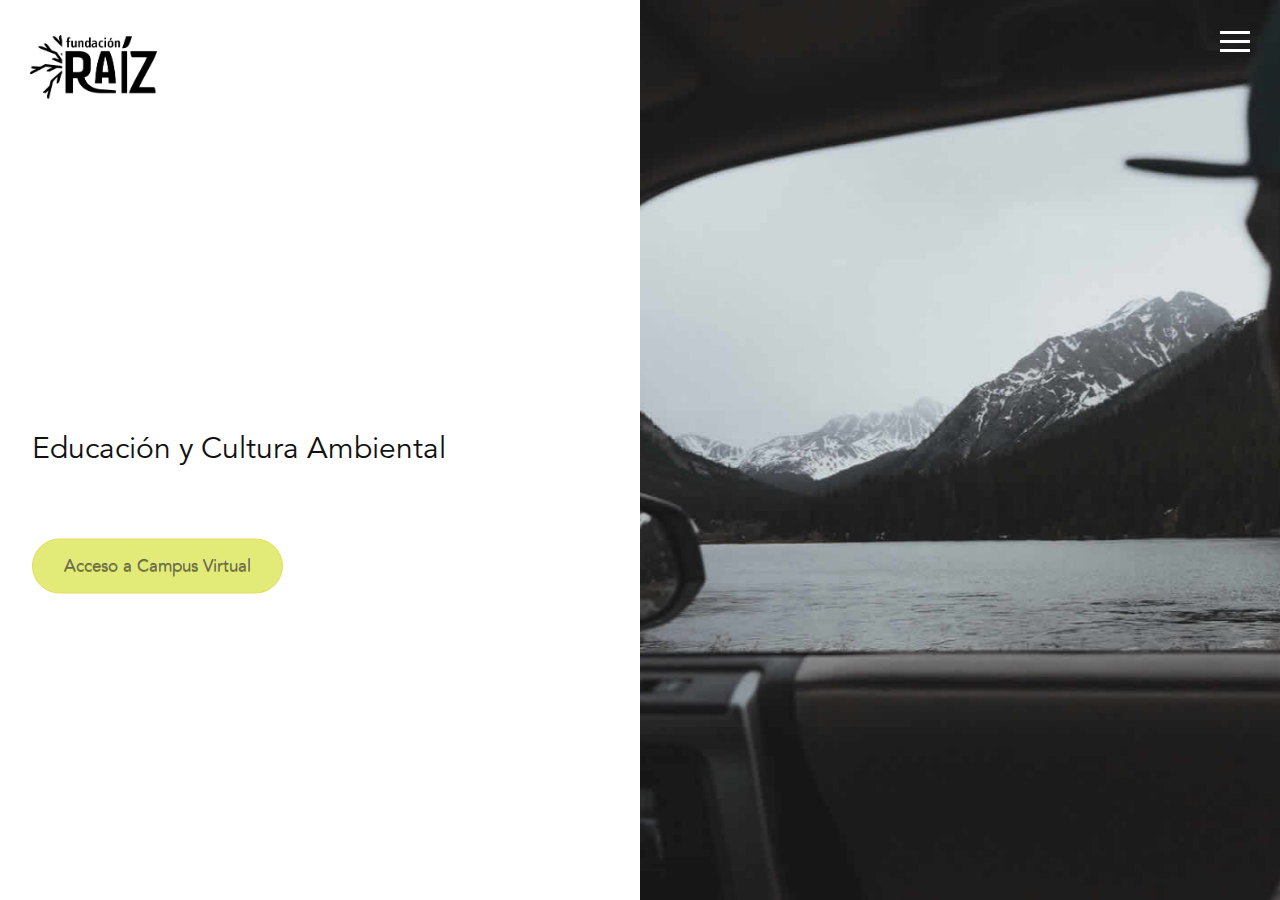
<file: index.html>
<!DOCTYPE html>
<html lang="en">

<head>
   <meta charset="utf-8">
   <meta http-equiv="X-UA-Compatible" content="IE=edge">
   <meta name="viewport" content="width=device-width, initial-scale=1">
   <meta name="description" content="">
   <meta name="author" content="">
   <title>Fundación Raíz</title>
   <!-- Css -->
   <link href="css/bootstrap.css" rel="stylesheet">
   <link href="css/style.css" rel="stylesheet">
</head>

<body>
   <nav class="navbar navbar-default navbar-fixed-top">
      <div class="col-md-12">
         <div class="nav">
            <button class="btn-nav">
               <span class="icon-bar inverted top"></span>
               <span class="icon-bar inverted middle"></span>
               <span class="icon-bar inverted bottom"></span>
            </button>
         </div>
         <a class="navbar-brand" href="index.html">
            <img src="img/logo.png" alt="logo">
         </a>
         <div class="nav-content hideNav hidden">
            <ul class="nav-list vcenter">
               <li class="nav-item"><a class="item-anchor" href="index.html">Inicio</a></li>
               <li class="nav-item"><a class="item-anchor" href="about.html">Somos</a></li>
               <li class="nav-item"><a class="item-anchor" href="portfolio.html">Portafolio</a></li>
               <li class="nav-item"><a class="item-anchor" href="principios.html">Principios</a></li>
               <li class="nav-item"><a class="item-anchor" href="contact.html">Contacto</a></li>
               <li class="nav-item"><a class="item-anchor" href="http://moodle.fundacionraiz.cl/moodle">Campus-Raíz</a></li>
            </ul>
         </div>
      </div>
   </nav>
   <!-- Header -->
   <div class="span12">
      <div class="col-md-6 no-gutter text-center fill">
         <h2 class="vcenter titulo-principal">Educación y Cultura Ambiental</h2>
         <br>
         <br>

         <h5 class="vcenter mision" >

            <a class="enlace" href="http://moodle.fundacionraiz.cl/moodle">
            Acceso a Campus Virtual

           </a>
            
         </h5>



      </div>
      <div class="col-md-6 no-gutter text-center">
         <div id="header" data-speed="2" data-type="background">
            <div id="headslide" class="carousel slide" data-ride="carousel">
               <div class="carousel-inner" role="listbox">
                  <div class="item active">
                     <img src="img/4.jpg" alt="Slide">
                  </div>
                  <div class="item">
                     <img src="img/3.jpg" alt="Slide">
                  </div>
                  <div class="item">
                     <img src="img/1.jpg" alt="Slide">
                  </div>
                  <div class="item">
                     <img src="img/2.jpg" alt="Slide">
                  </div>
               </div>
            </div>
         </div>
      </div>
   </div>
   <div style="clear:both;"></div>
   <!-- script -->
   <script src="js/jquery.js"></script>
   <script src="js/bootstrap.min.js"></script>
   <script src="js/menu-color.js"></script>
   <script src="js/modernizr.js"></script>
   <script src="js/script.js"></script>
</body>

</html>
</file>
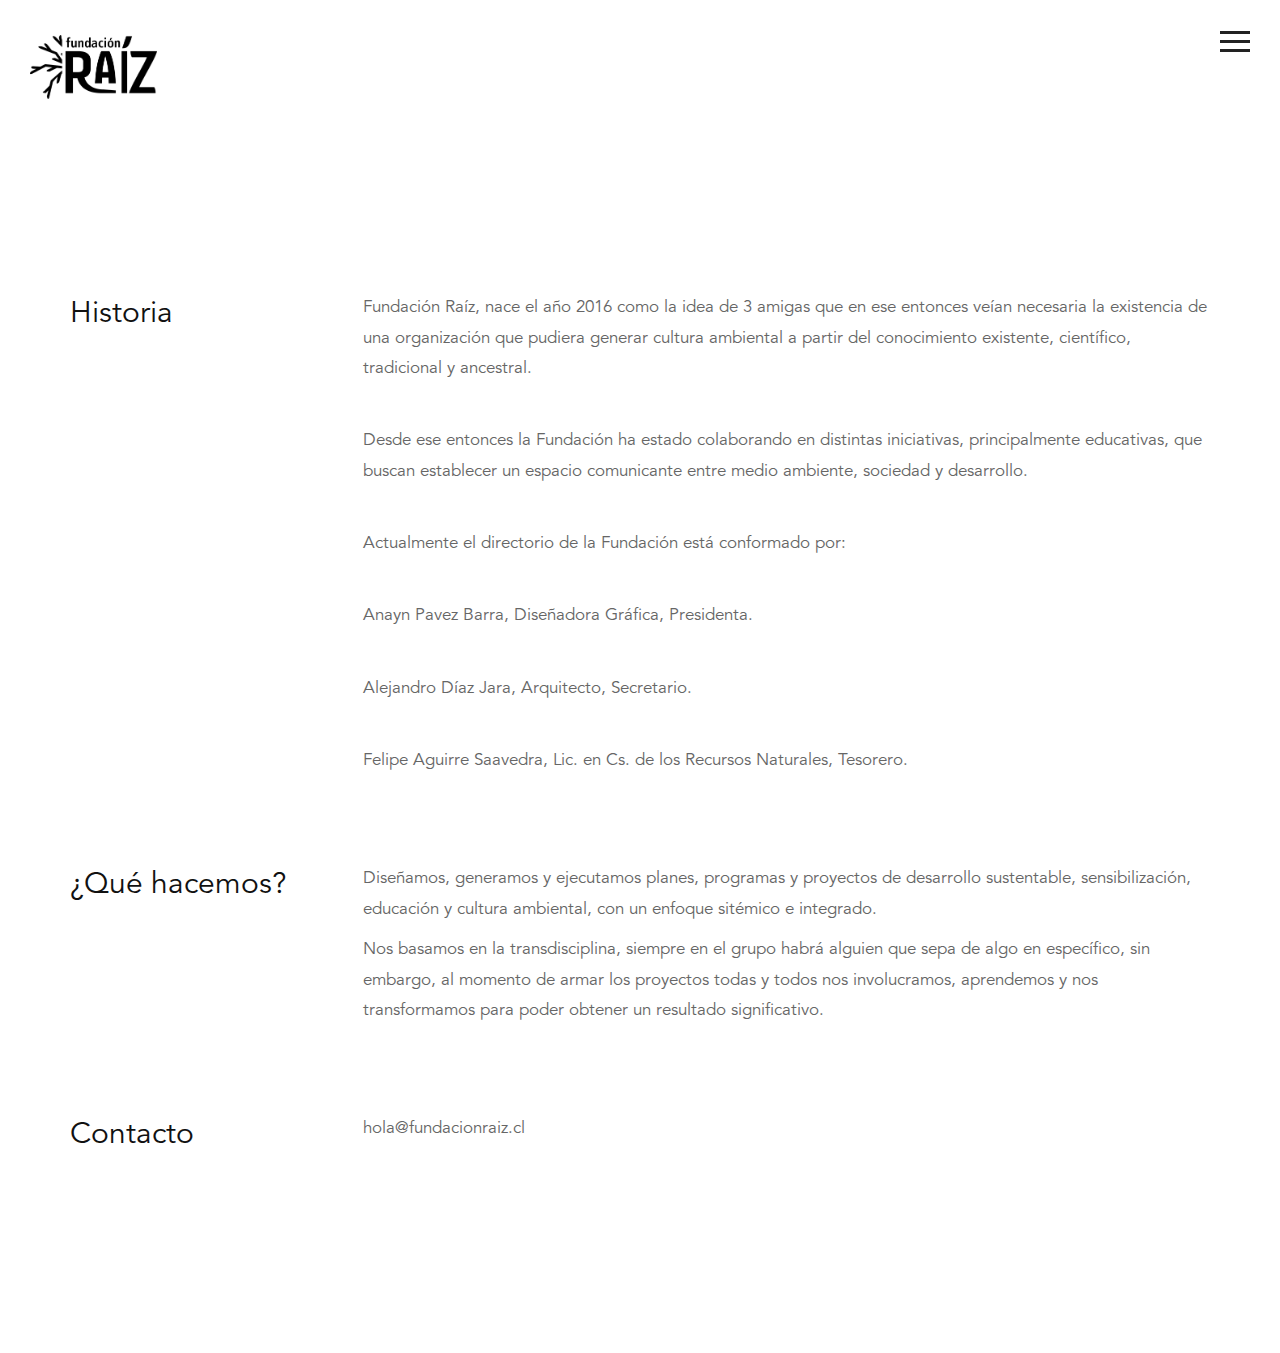
<file: about.html>
<!DOCTYPE html>
<html lang="en">

<head>
   <meta charset="utf-8">
   <meta http-equiv="X-UA-Compatible" content="IE=edge">
   <meta name="viewport" content="width=device-width, initial-scale=1">
   <meta name="description" content="">
   <meta name="author" content="">
   <title>Fundación Raíz</title>
   <!-- Css -->
   <link href="css/bootstrap.css" rel="stylesheet">
   <link href="css/style.css" rel="stylesheet">
</head>

<body>
   <nav class="navbar navbar-default color-fill navbar-fixed-top">
      <div class="col-md-12">
         <div class="nav">
            <button class="btn-nav">
               <span class="icon-bar top"></span>
               <span class="icon-bar middle"></span>
               <span class="icon-bar bottom"></span>
            </button>
         </div>
         <a class="navbar-brand" href="index.html">
            <img class="logo" src="img/logo.png" alt="logo">
         </a>
         <div class="nav-content hideNav hidden">
            <ul class="nav-list vcenter">
               <li class="nav-item"><a class="item-anchor" href="index.html">Inicio</a></li>
               <li class="nav-item"><a class="item-anchor" href="about.html">Somos</a></li>
               <li class="nav-item"><a class="item-anchor" href="portfolio.html">Portafolio</a></li>
               <li class="nav-item"><a class="item-anchor" href="principios.html">Principios</a></li>
               <li class="nav-item"><a class="item-anchor" href="contact.html">Contacto</a></li>
               <li class="nav-item"><a class="item-anchor" href="http://moodle.fundacionraiz.cl/moodle">Campus-Raíz</a></li>
            </ul>
         </div>
      </div>
   </nav>
   <section id="about">
      <div class="container">
         <div class="row">
            <!--
               <div class="col-md-12">
                  <h1>
                     Simplicity, purity, because
                     <br>
                     less is beautiful
                  </h1>
                  <br>
                  <img class="img-responsive margin-top-45" src="img/4.jpg" alt="me">
               </div>
            -->
         </div>
         <br>
         <div class="row margin-top-45">
            <div class="col-md-3">
               <h2>Historia</h2>
            </div>
            <div class="col-md-9">
               <p>
                  Fundación Raíz, nace el año 2016 como la idea de 3 amigas que en ese entonces veían necesaria la
                  existencia de una organización que pudiera generar cultura ambiental a partir del conocimiento
                  existente, científico, tradicional y ancestral.
               </p>
               <br>
               <p> Desde ese entonces la Fundación ha estado colaborando en distintas iniciativas, principalmente
                  educativas, que buscan establecer un espacio comunicante entre medio ambiente, sociedad y desarrollo.
               </p>
               <br>
               <p> Actualmente el directorio de la Fundación está conformado por:
               </p>
               <br>
               <p> Anayn Pavez Barra, Diseñadora Gráfica, Presidenta.
               </p>
               <br>
               <p> Alejandro Díaz Jara, Arquitecto, Secretario.
               </p>
               <br>
               <p> Felipe Aguirre Saavedra, Lic. en Cs. de los Recursos Naturales, Tesorero.
               </p>

            </div>
         </div>
         <div class="row margin-top-45">
            <div class="col-md-3">
               <h2>¿Qué hacemos?</h2>
            </div>
            <div class="col-md-9">
               <p>

                  Diseñamos, generamos y ejecutamos planes, programas y proyectos de desarrollo sustentable,
                  sensibilización, educación y cultura ambiental, con un enfoque sitémico e integrado.

               </p>

               <p>
                  Nos basamos en la transdisciplina, siempre en el grupo habrá alguien que sepa de algo en específico,
                  sin embargo, al momento de armar los proyectos todas y todos nos involucramos, aprendemos y nos
                  transformamos para poder obtener un resultado significativo.
               </p>

            </div>
         </div>
         <div class="row margin-top-45">
            <div class="col-md-3">
               <h2>Contacto</h2>
            </div>
            <div class="col-md-9">
               <p>
                  hola@fundacionraiz.cl </p>
            </div>
         </div>
      </div>
   </section>
   <!-- script -->
   <script src="js/jquery.js"></script>
   <script src="js/bootstrap.min.js"></script>
   <script src="js/modernizr.js"></script>
   <script src="js/script.js"></script>
</body>

</html>
</file>
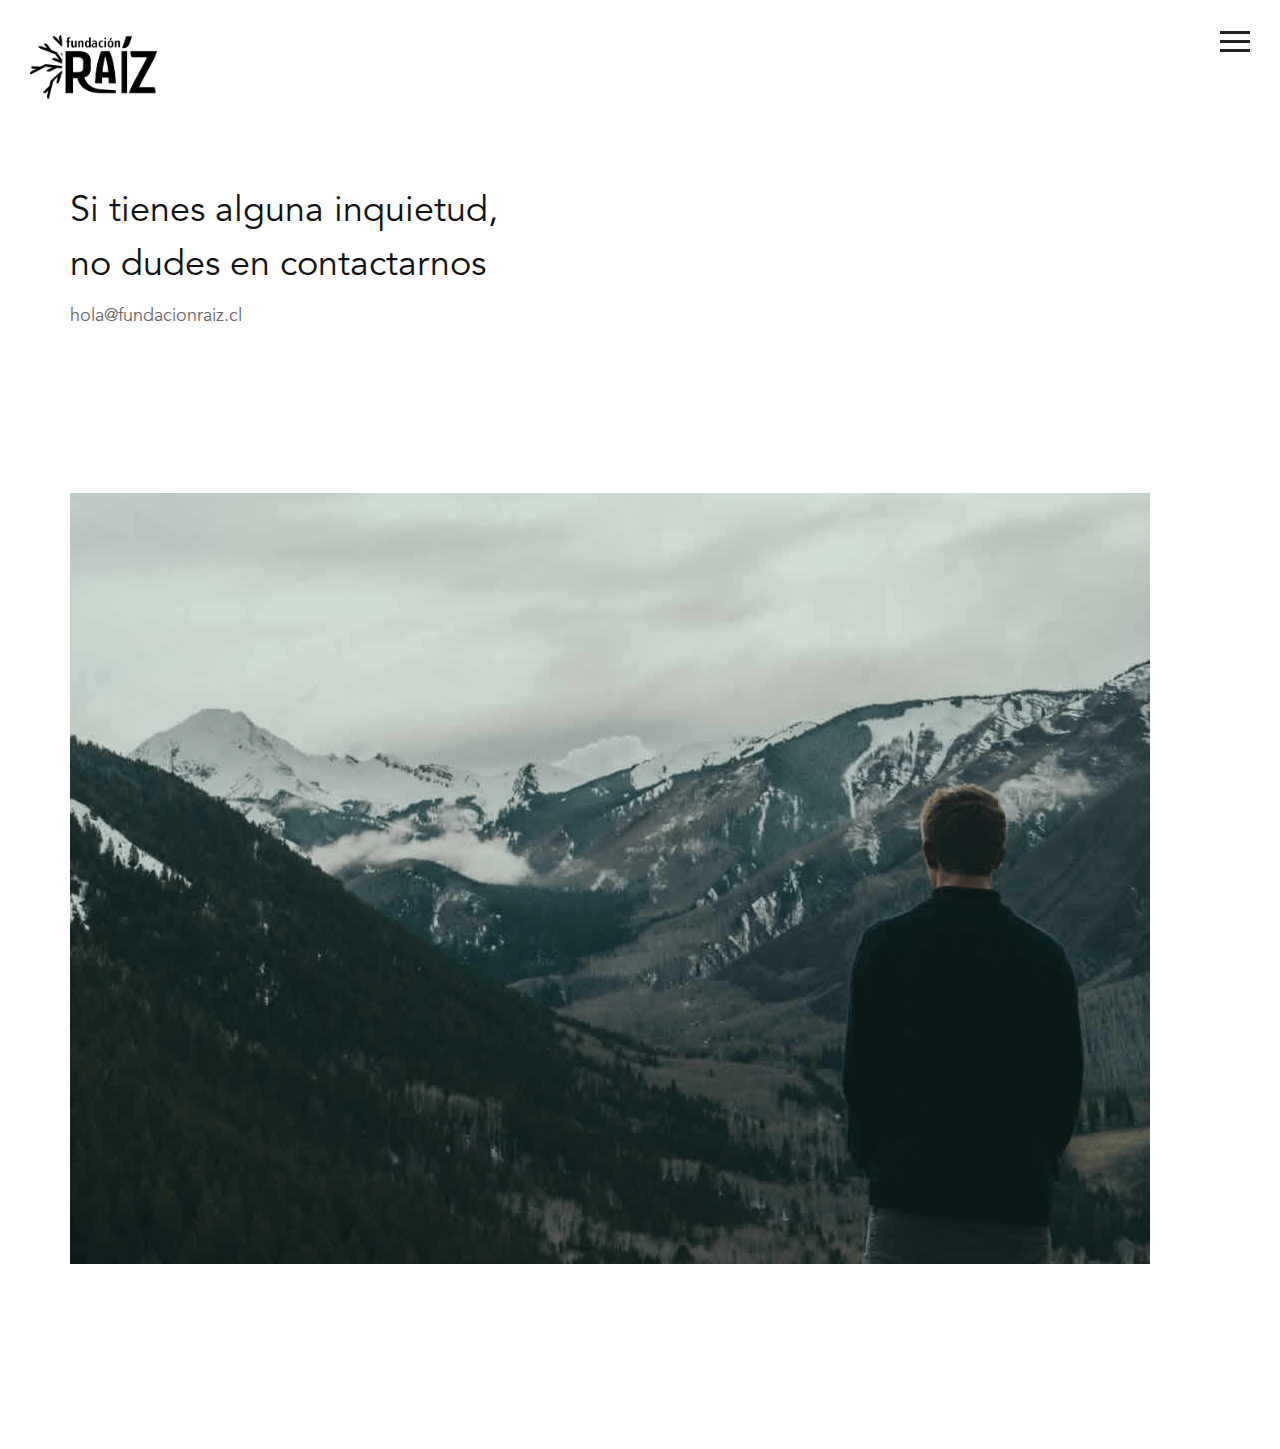
<file: contact.html>
<!DOCTYPE html>
<html lang="en">

<head>
   <meta charset="utf-8">
   <meta http-equiv="X-UA-Compatible" content="IE=edge">
   <meta name="viewport" content="width=device-width, initial-scale=1">
   <meta name="description" content="">
   <meta name="author" content="">
   <title>Fundación Raíz</title>
   <!-- Css -->
   <link href="css/bootstrap.css" rel="stylesheet">
   <link href="css/style.css" rel="stylesheet">
</head>

<body>
   <nav class="navbar navbar-default color-fill navbar-fixed-top">
      <div class="col-md-12">
         <div class="nav">
            <button class="btn-nav">
               <span class="icon-bar top"></span>
               <span class="icon-bar middle"></span>
               <span class="icon-bar bottom"></span>
            </button>
         </div>
         <a class="navbar-brand" href="index.html">
            <img class="logo" src="img/logo.png" alt="logo">
         </a>
         <div class="nav-content hideNav hidden">
            <ul class="nav-list vcenter">
               <li class="nav-item"><a class="item-anchor" href="index.html">Inicio</a></li>
               <li class="nav-item"><a class="item-anchor" href="about.html">Somos</a></li>
               <li class="nav-item"><a class="item-anchor" href="portfolio.html">Portafolio</a></li>
               <li class="nav-item"><a class="item-anchor" href="principios.html">Principios</a></li>
               <li class="nav-item"><a class="item-anchor" href="contact.html">Contacto</a></li>
               <li class="nav-item"><a class="item-anchor" href="http://moodle.fundacionraiz.cl/moodle">Campus-Raíz</a></li>
            </ul>
         </div>
      </div>
   </nav>
   <section>
      <div class="container">
         <div class="row">
            <div class="col-md-12">
               <h1>
                  Si tienes alguna inquietud, <br>
                  no dudes en contactarnos
               </h1>
               <h4><a href="mailto:hola@fundacionraiz.cl">hola@fundacionraiz.cl</a></h4>
            </div>
         </div>
         <div class="row margin-top-45">
            <div class="col-md-12">
               <img class="img-responsive margin-top-45" src="img/5.jpg" alt="me">
            </div>
         </div>
      </div>
   </section>
   <!-- script -->
   <script src="js/jquery.js"></script>
   <script src="js/bootstrap.min.js"></script>
   <script src="js/modernizr.js"></script>
   <script src="js/script.js"></script>
</body>

</html>
</file>
<file: css/style.css>
@import url(https://fonts.googleapis.com/css?family=Open+Sans:400,300);
@import 'https://fonts.googleapis.com/css?family=Fauna+One';


/*---------- Global Style ----------*/

@font-face{
    font-family: "avenir-book";
    src: url("avenir/AvenirLTStd-Book.otf");
    }
@font-face{
    font-family: "avenir-medium";
    src: url("avenir/AvenirLTStd-Medium.otf");
    }
@font-face{
    font-family: "avenir-roman";
    src: url("avenir/AvenirLTStd-Roman.otf");
    }


    .enlace {
        background-color:#e3eb78;
        border-radius:28px;
        border:1px solid #e6dc57;
        display:inline-block;
        cursor:pointer;
        color:#ffffff;
        font-size:17px;
        padding:16px 31px;
        text-decoration:none;
        text-shadow:0px 1px 0px #8c8c18;
    }
    .enlace:hover {
        background-color:#d9ca25;
    }
    .enlace:active {
        position:relative;
        top:1px;
    }


#portfolio{

    margin: 5%;
}

#principios{

    margin: 5%;
}

#titulo-portfolio{

    text-align: center;
}

.mision{

    padding: 5%;
    text-align: left;

}

.titulo-principal{

    text-align: left;
    margin-left: 5%;

}


body {
    color: #222;
    font-family: 'avenir-book','Fauna One', serif;
    font-size: 17px;
    line-height: 1.8!important;
}
html {
    overflow-x: hidden;
}
h1,
h2,
h3,
h4,
h5,
h6 {
    font-family: 'avenir-book','Open Sans', sans-serif;
    font-weight: 200;
    color: #111;
    line-height: 1.5em;
    margin-top: 0;
}
p {
    font-family: 'avenir-book','Fauna One', serif;
    font-weight: 300;
    margin-top: 1px;
}
p,
ul,
li {
    color: #666;
}
section {
    padding-top: 185px;
    padding-bottom: 185px;
}
.no-gutter {
    padding-right: 0;
    padding-left: 0;
}
a,
a:link {
    color: #666;
}
a:hover,
a:focus,
a:visited {
    color: #666;
    text-decoration: none;
}
.vcenter {
    position: relative;
    top: 50%;
    transform: translateY(-50%);
    -webkit-transform: translateY(-50%);
    -ms-transform: translateY(-50%);
}
.fill {
    height: 100vh;
}
.margin-top-05 {
    margin-top: 0.5em;
}
.margin-top-10 {
    margin-top: 1.0em;
}
.margin-top-15 {
    margin-top: 1.5em;
}
.margin-top-20 {
    margin-top: 2.0em;
}
.margin-top-25 {
    margin-top: 2.5em;
}
.margin-top-30 {
    margin-top: 3.0em;
}
.margin-top-35 {
    margin-top: 3.5em;
}
.margin-top-40 {
    margin-top: 4.0em;
}
.margin-top-45 {
    margin-top: 4.5em;
}

/*---------- Navbar ----------*/

.nav {
    position: relative;
    width: auto;
    display: inline-block;
    border: none;
    float: right;
    z-index: 99999;
}
.navbar-fixed-top {
    padding-top: 10px;
}
.navbar-brand {
    padding-top: 25px;
}
.navbar-brand > img {
    max-width: 127px;
    z-index: 9999;
}
@media (max-width: 768px) {
    .navbar-brand {
        padding-left: 0px;
    }
}
.navbar-default {
    background-color: transparent;
    border-color: transparent;
}
.navbar-default.color-fill {
    background-color: #fff;
    border-color: transparent;
}
.btn-nav {
    background: transparent;
    border: none;
    padding: 15px;
    -webkit-transition: all .5s ease;
    -moz-transition: all .5s ease;
    -ms-transition: all .5s ease;
    -o-transition: all .5s ease;
    transition: all .5s ease;
    cursor: pointer;
    z-index: 99999;
}
@media (max-width: 768px) {
    .btn-nav {
        padding: 15px 0;
    }
}
.btn-nav:focus {
    outline: 0;
}
.icon-bar {
    display: block;
    margin: 6px 0;
    width: 30px;
    height: 3px;
    background-color: #222;
}
.icon-bar.inverted {
    background-color: #fff;
}
@media (max-width: 992px) {
    .icon-bar.inverted {
        background-color: #222;
    }
}
.opaque {
    background-color: #fff!important;
}
.btn-nav:hover .icon-bar {
    -webkit-transition: all 1s ease;
    -moz-transition: all 1s ease;
    -ms-transition: all 1s ease;
    -o-transition: all 1s ease;
    transition: all 1s ease;
    background-color: #555;
}
.nav-content {
    position: fixed;
    top: -100%;
    bottom: 0;
    left: 0;
    right: 0;
    background-color: rgba(255, 255, 255, 1);
    display: block;
    height: 100%;
    z-index: 9;
}
.nav-list {
    list-style: none;
    padding: 0;
    position: relative;
}
.item-anchor {
    color: #fff;
    font-size: 30px;
    font-weight: 100;
    position: relative;
    text-decoration: none;
    padding: 10px;
}
.item-anchor:hover,
.item-anchor:focus {
    color: #ffffff;
    -webkit-transition: all 1s ease;
    -moz-transition: all 1s ease;
    -ms-transition: all 1s ease;
    -o-transition: all 1s ease;
    transition: all 1s ease;
}
.item-anchor:hover:after,
.item-anchor:focus:after {
    width: 100%;
    background: #f7f7f7;
    -webkit-transition: all 1s ease;
    -moz-transition: all 1s ease;
    -ms-transition: all 1s ease;
    -o-transition: all 1s ease;
    transition: all 1s ease;
}
.nav-item {
    font-family: 'avenir-book','Open Sans', sans-serif;
    margin: 10px auto;
    text-align: center;
    color: #222;
}
.nav-item a:link,
.nav-item a:hover,
.nav-item a:focus {
    color: #222;
}
.nav-item a:hover,
.nav-item a:focus {
    border-bottom: 2px solid #222;
}
.animated {
    display: block;
    margin: 0 auto;
}
.animated:hover .icon-bar,
.animated:focus .icon-bar {
    background-color: #fff;
}
.animated:focus {
    cursor: pointer;
    z-index: 9999;
}
.middle {
    margin: 0 auto;
}
.icon-bar {
    -webkit-transition: all .7s ease;
    -moz-transition: all .7s ease;
    -ms-transition: all .7s ease;
    -o-transition: all .7s ease;
    transition: all .7s ease;
    z-index: 999999;
}
.animated .icon-bar {
    z-index: 999999;
    background-color: #222!important;
}
.animated .top {
    -webkit-transform: translateY(7px) rotateZ(45deg);
    -moz-transform: translateY(7px) rotateZ(45deg);
    -ms-transform: translateY(7px) rotateZ(45deg);
    -o-transform: translateY(7px) rotateZ(45deg);
    transform: translateY(7px) rotateZ(45deg);
}
.animated .bottom {
    -webkit-transform: translateY(-11px) rotateZ(-45deg);
    -moz-transform: translateY(-11px) rotateZ(-45deg);
    -ms-transform: translateY(-11px) rotateZ(-45deg);
    -o-transform: translateY(-11px) rotateZ(-45deg);
    transform: translateY(-11px) rotateZ(-45deg);
}
.animated .middle {
    width: 0;
}
@keyframes showNav {
    from {
        top: -100%;
    }
    to {
        top: 0;
    }
}
@-webkit-keyframes showNav {
    from {
        top: -100%;
    }
    to {
        top: 0;
    }
}
@-moz-keyframes showNav {
    from {
        top: -100%;
    }
    to {
        top: 0;
    }
}
@-o-keyframes showNav {
    from {
        top: -100%;
    }
    to {
        top: 0;
    }
}
.showNav {
    -webkit-animation: showNav 1s ease forwards;
    -moz-animation: showNav 1s ease forwards;
    -o-animation: showNav 1s ease forwards;
    animation: showNav 1s ease forwards;
}
@keyframes hideNav {
    from {
        top: 0;
    }
    to {
        top: -100%;
    }
}
@-webkit-keyframes hideNav {
    from {
        top: 0;
    }
    to {
        top: -100%;
    }
}
@-moz-keyframes hideNav {
    from {
        top: 0;
    }
    to {
        top: -100%;
    }
}
@-o-keyframes hideNav {
    from {
        top: 0;
    }
    to {
        top: -100%;
    }
}
.hideNav {
    -webkit-animation: hideNav 1s ease forwards;
    -moz-animation: hideNav 1s ease forwards;
    -o-animation: hideNav 1s ease forwards;
    animation: hideNav 1s ease forwards;
}
.hidden {
    display: none;
}

/*---------- Menu Icon Animation ----------*/

.navbar-toggle * {
    -ms-transition: all 0.4s ease;
    -webkit-transition: all 0.4s ease;
    -moz-transition: all 0.4s ease;
    -o-transition: all 0.4s ease;
    transition: all 0.4s ease;
}
.navbar-toggle {
    border: medium none;
    border-radius: 0;
    color: #fff;
    cursor: pointer;
    height: 50px;
    padding: 16px;
    width: 50px;
    float: right;
    margin-top: 0px;
    margin-bottom: 0px;
}
.navbar-default .navbar-toggle:hover,
.navbar-default .navbar-toggle:focus {
    background-color: #fff;
}
.navbar-default .navbar-toggle,
.navbar-default .navbar-collapse,
.navbar-default .navbar-form {
    border-color: #fff;
}
.navbar-toggle span {
    width: 25px;
    height: 3px;
    margin-bottom: 5px;
    background-color: #222;
    display: block;
}
.navbar-toggle span.bar1 {
    -ms-transform: rotate(45deg);
    -webkit-transform: rotate(45deg);
    -moz-transform: rotate(45deg);
    -o-transform: rotate(45deg);
    transform: rotate(45deg);
    -ms-transform-origin: 1px 3px;
    -webkit-transform-origin: 1px 3px;
    -moz-transform-origin: 1px 3px;
    -o-transform-origin: 1px 3px;
    transform-origin: 1px 3px;
    width: 31px;
}
.navbar-toggle span.bar2 {
    -ms-transform: rotate(-360deg) scale(0);
    -webkit-transform: rotate(-360deg) scale(0);
    -moz-transform: rotate(-360deg) scale(0);
    -o-transform: rotate(-360deg) scale(0);
    transform: rotate(-360deg) scale(0);
}
.navbar-toggle span.bar3 {
    -ms-transform: rotate(-45deg);
    -webkit-transform: rotate(-45deg);
    transform: rotate(-45deg);
    -ms-transform-origin: 8px 2px;
    -webkit-transform-origin: 8px 2px;
    transform-origin: 8px 2px;
    width: 31px;
}
.navbar-toggle.collapsed span.bar1,
.navbar-toggle.collapsed span.bar2,
.navbar-toggle.collapsed span.bar3,
.navbar-toggle.collapsed span.bar4 {
    -ms-transform: none;
    -webkit-transform: none;
    transform: none;
    width: 30px;
}

/*---------- Header ----------*/

#header {
    height: 50%;
    margin: 0 auto;
    position: relative;
    color: #fff;
    text-align: center;
    background-size: cover;
}
#headslide {
    position: relative;
}


#headslide .img-responsive,
#headslide .thumbnail > img,
#headslide .thumbnail a > img,
#headslide .carousel-inner > .item > img,
#headslide .carousel-inner > .item > a > img {
    height: 100vh;
    max-width: none;
    object-fit: cover;
    width: 100%;
}


#header h1,
#header p {
    color: #fff;
}
#header h1 {
    font-size: 3.5em;
}
#header p {
    font-size: 1.5em;
}

/*---------- Portfolio ----------*/

#portfolio {
    padding-top: 185px;
}
.background-image-holder {
    background-attachment: scroll;
    background-clip: border-box;
    background-origin: padding-box;
    background-position: 50% 50% !important;
    background-repeat: repeat;
    background-size: cover !important;
    height: 100%;
    left: 0;
    top: 0;
    transition: all 0.3s ease 0s;
    width: 100%;
    z-index: 1;
}
.background-image {
    height: 100%;
    width: 100%;
    object-fit: cover;
}
.square-thumbs li {
    height: 285px;
}
.lightbox-grid li {
    padding: 8px;
    float: left;
    opacity: 1;
    transition: all 0.3s ease 0s;
}
@media (max-width: 992px) {
    .lightbox-grid li  {
        padding: 8px 0;
    }
}
.lightbox-grid,
.lightbox-grid ul,
.lightbox-grid li {
    overflow: hidden;
    position: relative;
}
.portfolio-sorting {
    padding-left: 15px;
    font-family: 'avenir-book','Open Sans', sans-serif;
}
.portfolio-sorting li a:hover,
.portfolio-sorting li a.active {
    border-bottom: 2px solid #222;
}
.portfolio-item {
    margin-bottom: 30px;
}
.item {
    height: 100vh;
}
.item img {
    width: 100%;
    height: 100vh!important;
    object-fit: cover;
}
</file>
